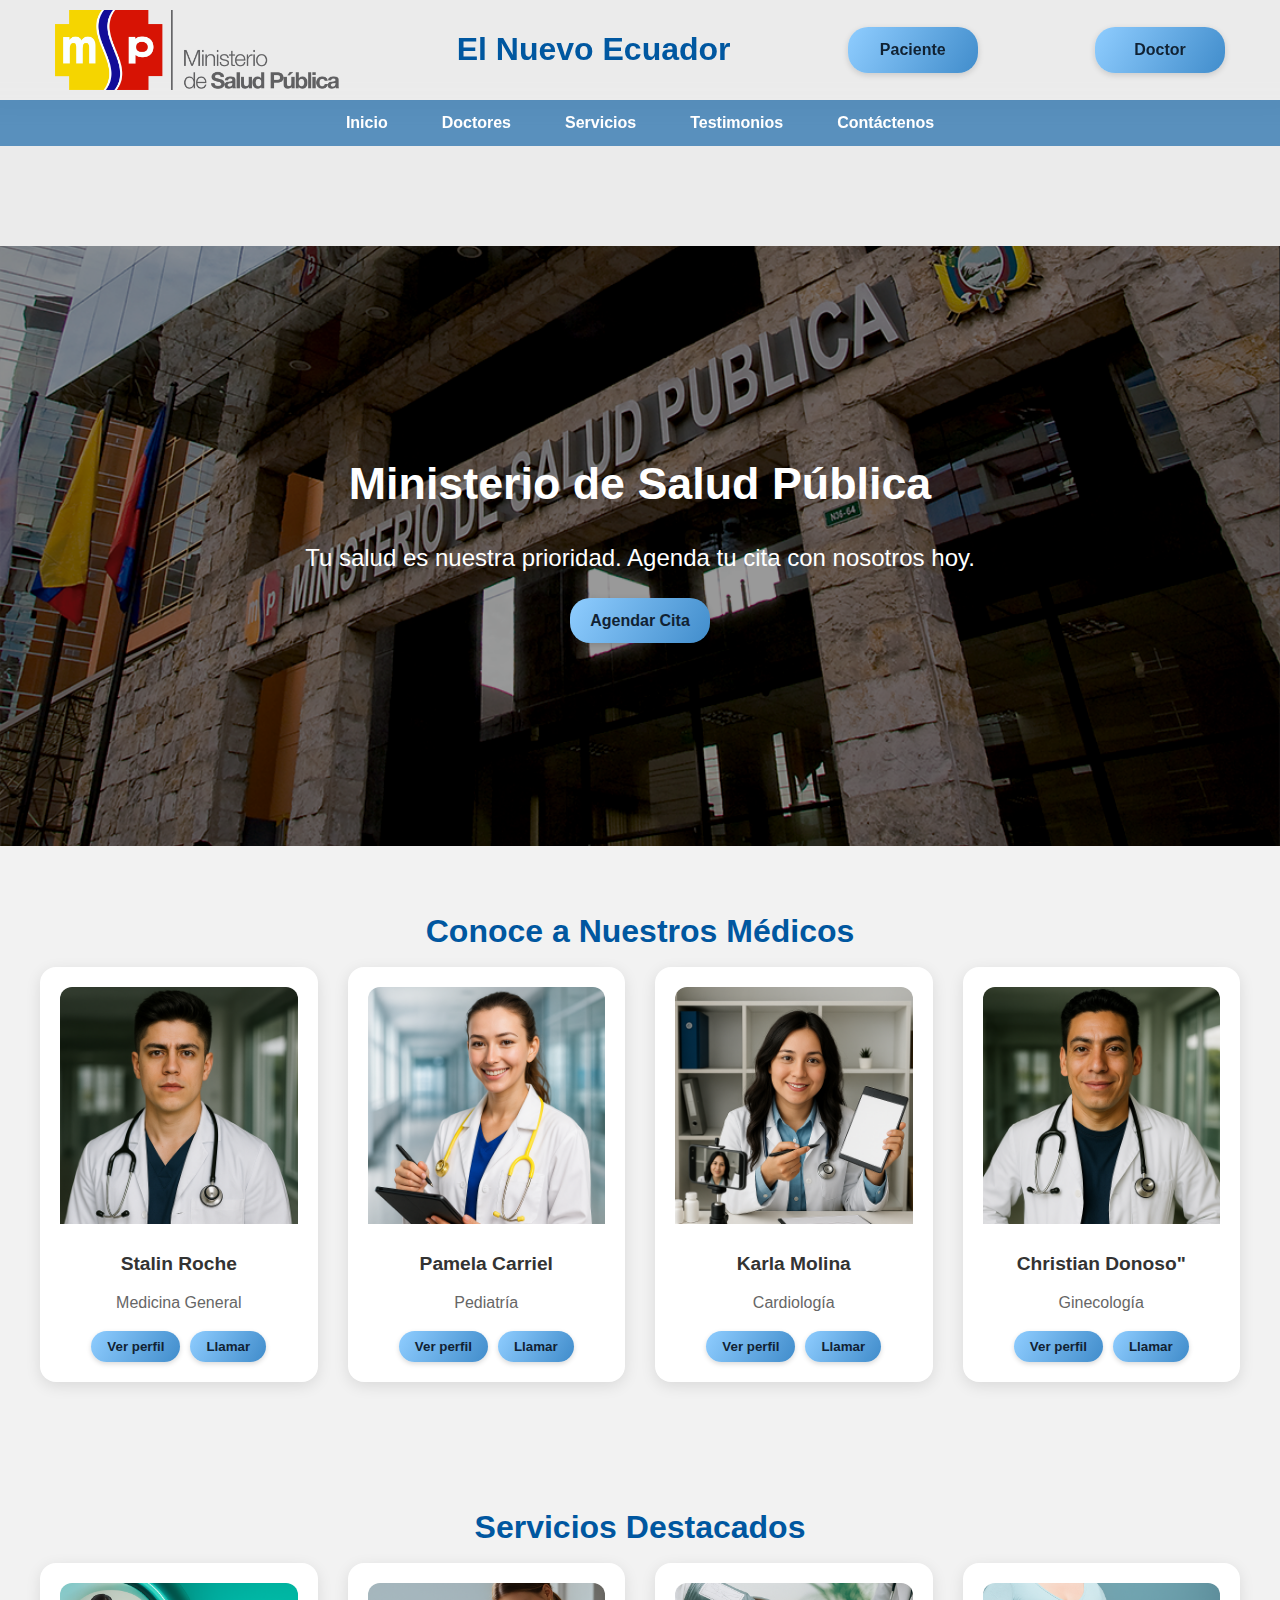
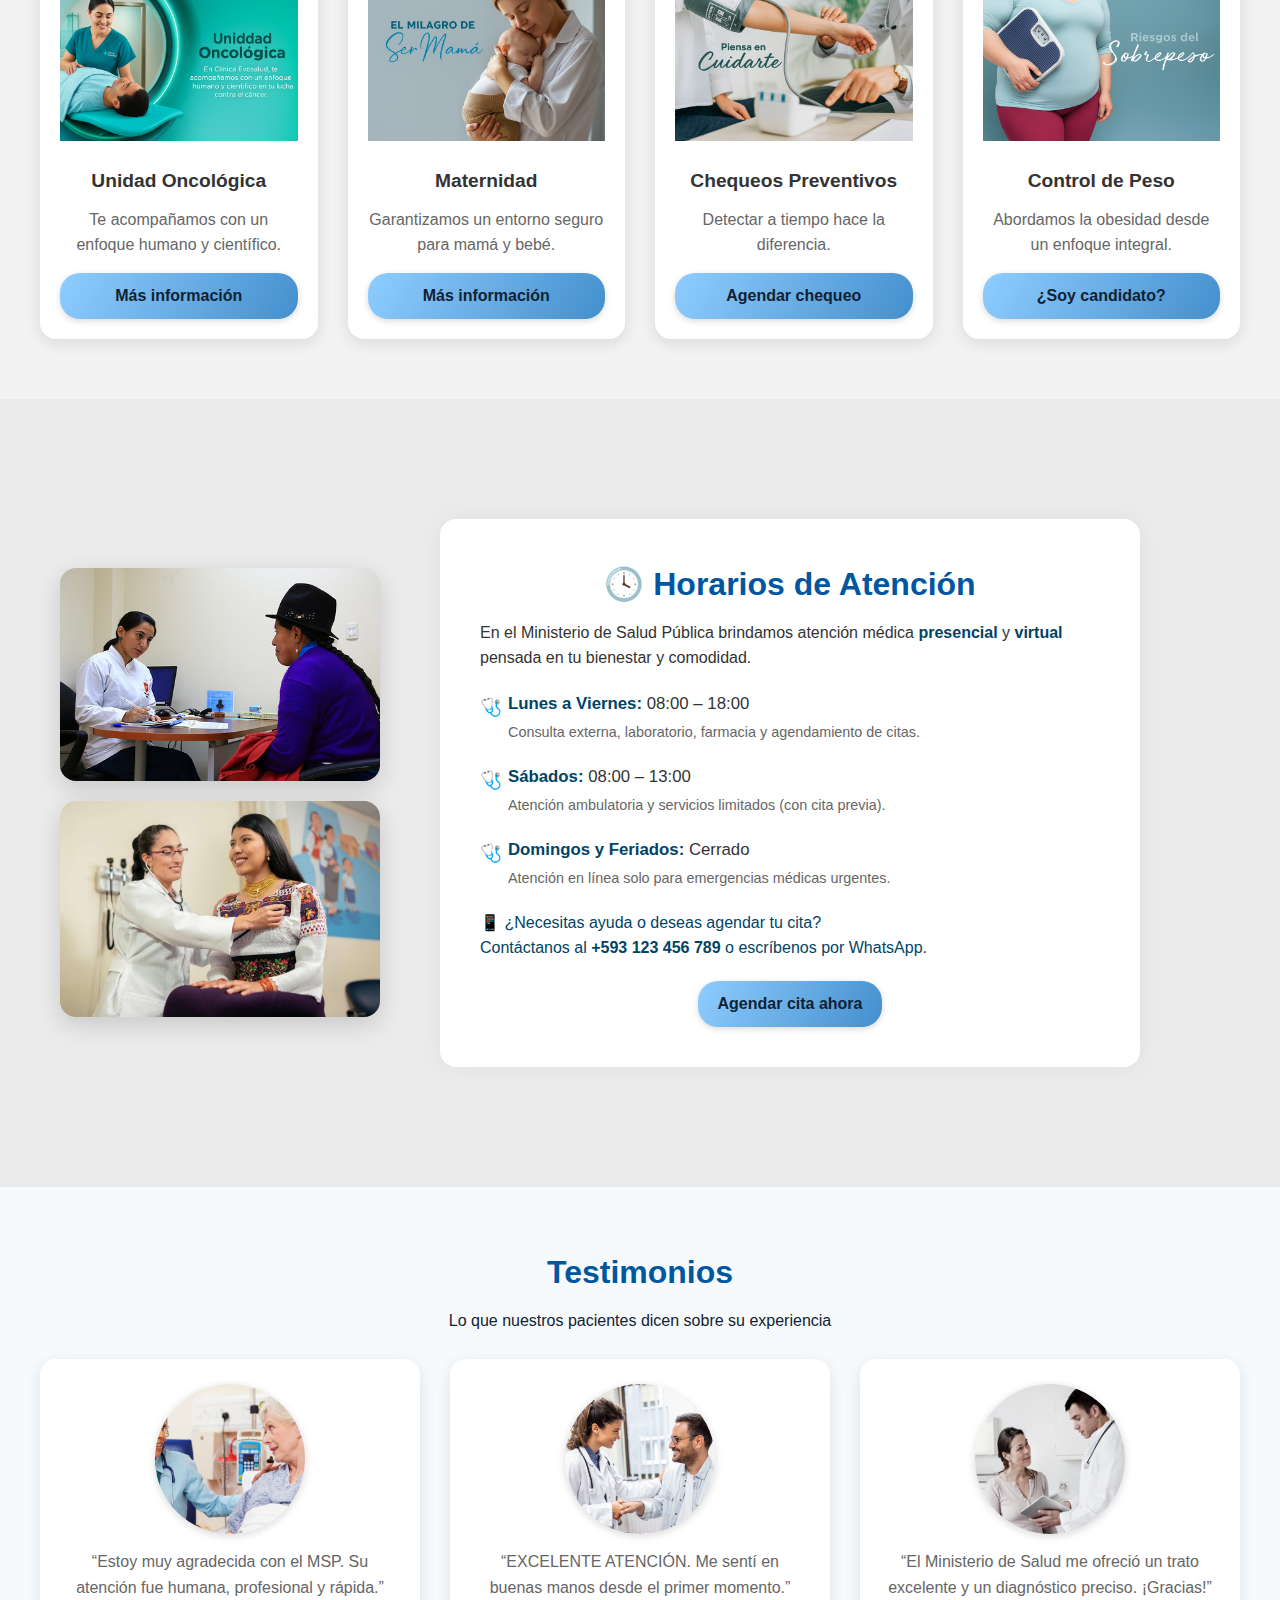
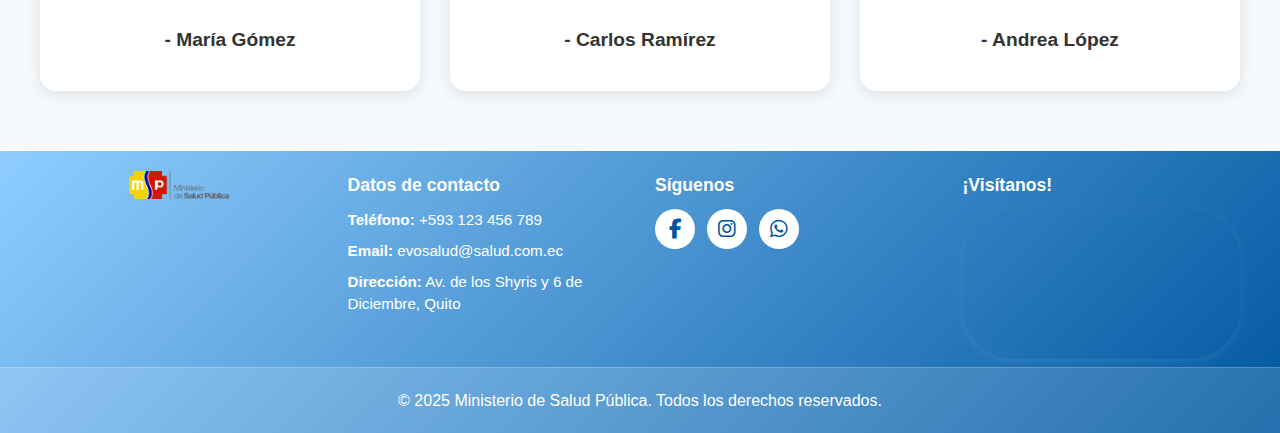
<file: index.html>
<!DOCTYPE html>
<html lang="es">
<head>
    <meta charset="UTF-8">
    <title>Ministerio de Salud Pública</title>
    <link rel="shortcut icon" href="img/Evosal.png">
    <meta name="viewport" content="width=device-width, initial-scale=1.0">
  
    <link rel="stylesheet" href="Style/index.css">
    <link
        rel="stylesheet"
        href="https://cdnjs.cloudflare.com/ajax/libs/font-awesome/6.4.0/css/all.min.css"
    />   
</head>

<body>
    <header id="inicio">
        <!-- Header superior -->
        <div class="top-header">
            <div class="contenedor-top">
            <div class="logo-texto">
                <a href="index.html"><img src="img/Evosal.png" alt="Logo Evosalud"></a>
            </div>
            <h1 class="titulo-header" style="font-size: 2rem;">El Nuevo Ecuador</h1>
            <a href="Modulo_Paciente/Paciente.html" class="btn" style="width:130px;">Paciente</a>
            <a href="Modulo_Doctor/Doctor.html" class="btn" style="width:130px;">Doctor</a>
            </div>
        </div>

        <!-- Navegación principal -->
        <nav class="navegacion">
            <ul class="contenedor-nav">
                <li><a href="#inicio">Inicio</a></li>
                <li><a href="#doctores">Doctores</a></li>
                <li>
                <a href="#servicios">Servicios</a>
                <ul class="submenu">
                    <li><a href="#">Medicina General</a></li>
                    <li><a href="#">Laboratorio</a></li>
                    <li><a href="#">Fisioterapia</a></li>
                </ul>
                </li>
                <li><a href="#testimonios">Testimonios</a></li>
                <li><a href="#contactenos">Contáctenos</a></li>
            </ul>
        </nav>

    
        <div class="hero">
            <div class="hero-content">
                <h1 class="titulo-blanco">Ministerio de Salud Pública</h1>
                <p class="subtitulo">Tu salud es nuestra prioridad. Agenda tu cita con nosotros hoy.</p>
                <a href="Modulo_Paciente/Paciente.html" class="btn" style="max-width: max-content; margin: 0 auto;">Agendar Cita</a>
            </div>
        </div>
    </header>

    <!-- Contenido principal -->
    <article class="contenido-principal">
        <section id="doctores" class="seccion fondo-claro">
            <h2 class="titulo-general">Conoce a Nuestros Médicos</h2>

            <div class="contenedor-grid doctores">
            
                <div class="tarjeta">
                    <img src="img/stalinroche.png" alt="Dr. Stalin Roche">
                    <h3 class="titulo-tarjeta">Stalin Roche</h3>
                    <p class="texto-secundario">Medicina General</p>
                    <div class="acciones">
                        <button class="btn-mini">Ver perfil</button>
                        <button class="btn-mini">Llamar</button>
                    </div>
                </div>

                <div class="tarjeta">
                    <img src="img/pamelacarriel.png" alt="Dra. Pamela Carriel">
                    <h3 class="titulo-tarjeta">Pamela Carriel</h3>
                    <p class="texto-secundario">Pediatría</p>
                    <div class="acciones">
                        <button class="btn-mini">Ver perfil</button>
                        <button class="btn-mini">Llamar</button>
                    </div>
                </div>

                <div class="tarjeta">
                    <img src="img/karlamolina.png" alt="Dra. Karla Molina">
                    <h3 class="titulo-tarjeta">Karla Molina</h3>
                    <p class="texto-secundario">Cardiología</p>
                    <div class="acciones">
                        <button class="btn-mini">Ver perfil</button>
                        <button class="btn-mini">Llamar</button>
                    </div>
                </div>

                <div class="tarjeta">
                    <img src="img/christiandonoso.png" alt="Dr. Christian Donoso"">
                    <h3 class="titulo-tarjeta">Christian Donoso"</h3>
                    <p class="texto-secundario">Ginecología</p>
                    <div class="acciones">
                        <button class="btn-mini">Ver perfil</button>
                        <button class="btn-mini">Llamar</button>
                    </div>
                </div>

            </div>
        </section>



        <section id="servicios" class="seccion fondo-claro">
        <h2 class="titulo-general">Servicios Destacados</h2>

        <div class="contenedor-grid servicios">
            
            <div class="tarjeta">
            <img src="img/ser1.png" alt="Oncología Integral">
            <h3 class="titulo-tarjeta">Unidad Oncológica</h3>
            <p class="texto-secundario">Te acompañamos con un enfoque humano y científico.</p>
            <a href="#" class="btn">Más información</a>
            </div>

            <div class="tarjeta">
            <img src="img/ser2.png" alt="Maternidad Evosalud">
            <h3 class="titulo-tarjeta">Maternidad</h3>
            <p class="texto-secundario">Garantizamos un entorno seguro para mamá y bebé.</p>
            <a href="#" class="btn">Más información</a>
            </div>

            <div class="tarjeta">
            <img src="img/ser3.png" alt="Chequeos Preventivos">
            <h3 class="titulo-tarjeta">Chequeos Preventivos</h3>
            <p class="texto-secundario">Detectar a tiempo hace la diferencia.</p>
            <a href="#" class="btn">Agendar chequeo</a>
            </div>

            <div class="tarjeta">
            <img src="img/ser4.png" alt="Unidad de Nutrición y Bariatría">
            <h3 class="titulo-tarjeta">Control de Peso</h3>
            <p class="texto-secundario">Abordamos la obesidad desde un enfoque integral.</p>
            <a href="#" class="btn">¿Soy candidato?</a>
            </div>

        </div>
        </section>


    </article>

    <aside class="barra-lateral">

    <!-- Galería lateral -->
    <div class="imagenes-horarios">
        <img src="img/hor1.png" alt="Equipo médico 1" class="imagen-horario">
        <img src="img/hor2.png" alt="Equipo médico 2" class="imagen-horario">
    </div>

    <!-- Caja de horarios -->
    <section id="horarios" class="seccion">
        <div class="horarios-box">  
            <h2 class="titulo-general">🕓 Horarios de Atención</h2>
            <p>En el Ministerio de Salud Pública brindamos atención médica <strong>presencial</strong> y <strong>virtual</strong> pensada en tu bienestar y comodidad.</p>

        <ul>
            <li>
            <strong>Lunes a Viernes:</strong> 08:00 – 18:00
            <span>Consulta externa, laboratorio, farmacia y agendamiento de citas.</span>
            </li>
            <li>
            <strong>Sábados:</strong> 08:00 – 13:00
            <span>Atención ambulatoria y servicios limitados (con cita previa).</span>
            </li>
            <li>
            <strong>Domingos y Feriados:</strong> Cerrado
            <span>Atención en línea solo para emergencias médicas urgentes.</span>
            </li>
        </ul>

        <p>📱 ¿Necesitas ayuda o deseas agendar tu cita?<br>
        Contáctanos al <strong>+593 123 456 789</strong> o escríbenos por WhatsApp.</p>

        <a href="Modulo_Paciente/Paciente.html" class="btn" style="max-width: max-content; margin: 0 auto;">Agendar cita ahora</a>
        </div>
    </section>

    </aside>
  

    <article id="testimonios" class="seccion fondo-azul">

    <h2 class="titulo-general">Testimonios</h2>
    <p>Lo que nuestros pacientes dicen sobre su experiencia</p>
    <br>

    <div class="contenedor-grid testimonios">

        <div class="tarjeta testimonio">
        <img src="img/paciente1.jpg" alt="Paciente feliz 1">
        <p class="texto-secundario">“Estoy muy agradecida con el MSP. Su atención fue humana, profesional y rápida.”</p>
        <h4 class="titulo-tarjeta">- María Gómez</h4>
        </div>

        <div class="tarjeta testimonio">
        <img src="img/paciente2.avif" alt="Paciente feliz 2">
        <p class="texto-secundario">“EXCELENTE ATENCIÓN. Me sentí en buenas manos desde el primer momento.”</p>
        <h4 class="titulo-tarjeta">- Carlos Ramírez</h4>
        </div>

        <div class="tarjeta testimonio">
        <img src="img/paciente3.webp" alt="Paciente feliz 3">
        <p class="texto-secundario">“El Ministerio de Salud me ofreció un trato excelente y un diagnóstico preciso. ¡Gracias!”</p>
        <h4 class="titulo-tarjeta">- Andrea López</h4>
        </div>

    </div>
    </article>


    <!-- Pie de página -->
    <footer id="contactenos" class="footer-seccion">
    <div class="contenedor-footer">

        <!-- Logo -->
        <div class="footer-logo">
        <img src="img/Evosal.png" alt="Clínica Evosalud Logo">
        </div>

        <!-- Datos de contacto -->
        <div class="footer-contacto">
        <h3>Datos de contacto</h3>
        <p><strong>Teléfono:</strong> +593 123 456 789</p>
        <p><strong>Email:</strong> evosalud@salud.com.ec</p>
        <p><strong>Dirección:</strong> Av. de los Shyris y 6 de Diciembre, Quito</p>
        </div>

        <!-- Redes sociales -->
        <div class="footer-redes">
        <h3>Síguenos</h3>
        <div class="iconos-redes">
            <a href="https://www.facebook.com" class="icono" aria-label="Facebook">
            <i class="fab fa-facebook-f"></i>
            </a>
            <a href="https://www.instagram.com" class="icono" aria-label="Instagram">
            <i class="fab fa-instagram"></i>
            </a>
            <a href="https://wa.me/593994076669" class="icono" aria-label="WhatsApp">
            <i class="fab fa-whatsapp"></i>
            </a>
        </div>
        </div>

        <!-- Mapa -->
        <div class="footer-mapa">
        <h3>¡Visítanos!</h3>
        <iframe
            src="https://www.google.com/maps/embed?pb=!1m18!1m12!1m3!1d997.2649749441351!2d-78.48025983048759!3d-0.1783401313175207!2m3!1f0!2f0!3f0!3m2!1i1024!2i768!4f13.1!3m3!1m2!1s0x91d59a91c742f253%3A0x4afc2c6488eb0b38!2sAv.%20de%20los%20Shyris%20%26%206%20De%20Diciembre%2C%20Quito%20170135!5e0!3m2!1ses!2sec!4v1622739487761!5m2!1ses!2sec"
            width="100%" height="150" style="border:0;" allowfullscreen loading="lazy"></iframe>
        </div>

    </div>

    <!-- Derechos reservados -->
    <div class="footer-copy">
        © 2025 Ministerio de Salud Pública. Todos los derechos reservados.
    </div>
    </footer>

</body>
</html>
</file>
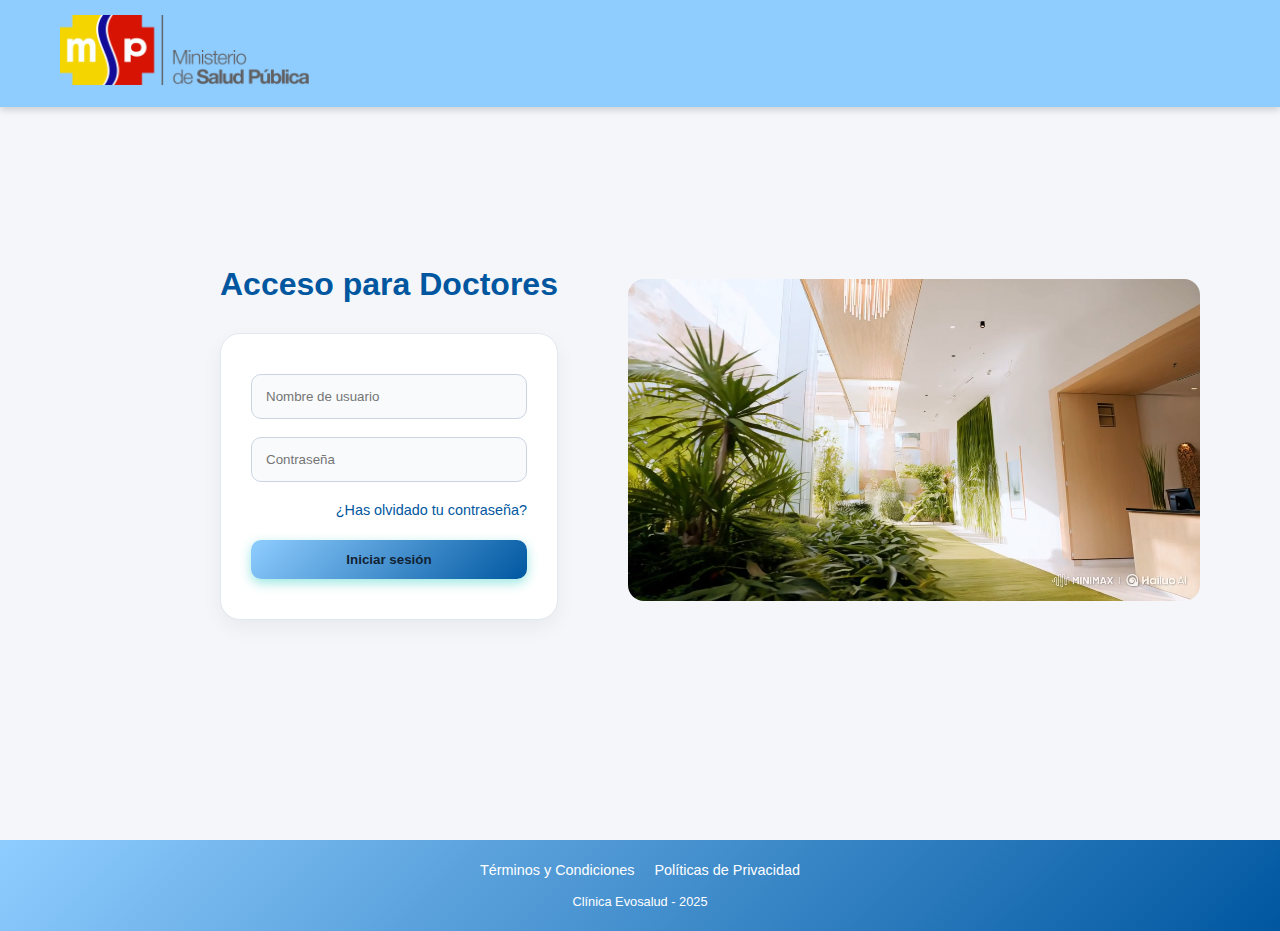
<file: Modulo_Doctor/Doctor.html>
<!DOCTYPE html>
<html lang="es">
<head>
  <meta charset="UTF-8" />
  <meta name="viewport" content="width=device-width, initial-scale=1.0" />
  <title>MPS – Doctor</title>
  <link rel="shortcut icon" href="../img/Evosal.png" />
  <link rel="stylesheet" href="../Style/login.css" />
</head>
<body>
  <!-- Header -->
  <header id="inicio" class="encabezado" style="background-color: #0057A0 !important;">
         
    <div class="top-header">
      <div class="contenedor-top">
          <div class="logo-texto">
            <a href="../index.html"><img src="../img/Evosal.png" alt="Logo Evosalud"></a>
          </div>
      </div>
        
  </header>

  <article class="contenido">
    <!-- Formulario Login / Registro -->
    <section class="login-container">
      <!-- Título -->
      <h2 class="login-titulo">Acceso para Doctores</h2>

      <div class="login-box">
        <!-- Radios invisibles -->
        <input type="radio" name="tab" id="tab-login" checked class="tab-input" />

        <!-- Formulario de Login -->
        <form id="form-login" class="form-section login-form"
              method="post"
              action="../Modulo_Doctor/Doctor.php">
          <input type="text"     name="usuario"  placeholder="Nombre de usuario" pattern="[A-Za-z]+" title="Solo letras A-Z y a-z" required />
          <input type="password" name="password" placeholder="Contraseña"       required />
          <a href="#" class="link">¿Has olvidado tu contraseña?</a>
          <button type="submit" class="btn-ingresar">Iniciar sesión</button>
        </form>
 
      </div>
    </section>

    <!-- Video promocional -->
    <section class="seccion-video">
      <video autoplay muted playsinline loop>
        <source src="../img/video.mp4" type="video/mp4" />
        Tu navegador no soporta el video.
      </video>
    </section>
  </article>

  <!-- Footer -->
  <footer class="footer">
    <div class="footer-links">
      <a href="#">Términos y Condiciones</a>
      <a href="#">Políticas de Privacidad</a>
    </div>
    <p>Clínica Evosalud - 2025</p>
  </footer>
</body>
</html>
</file>
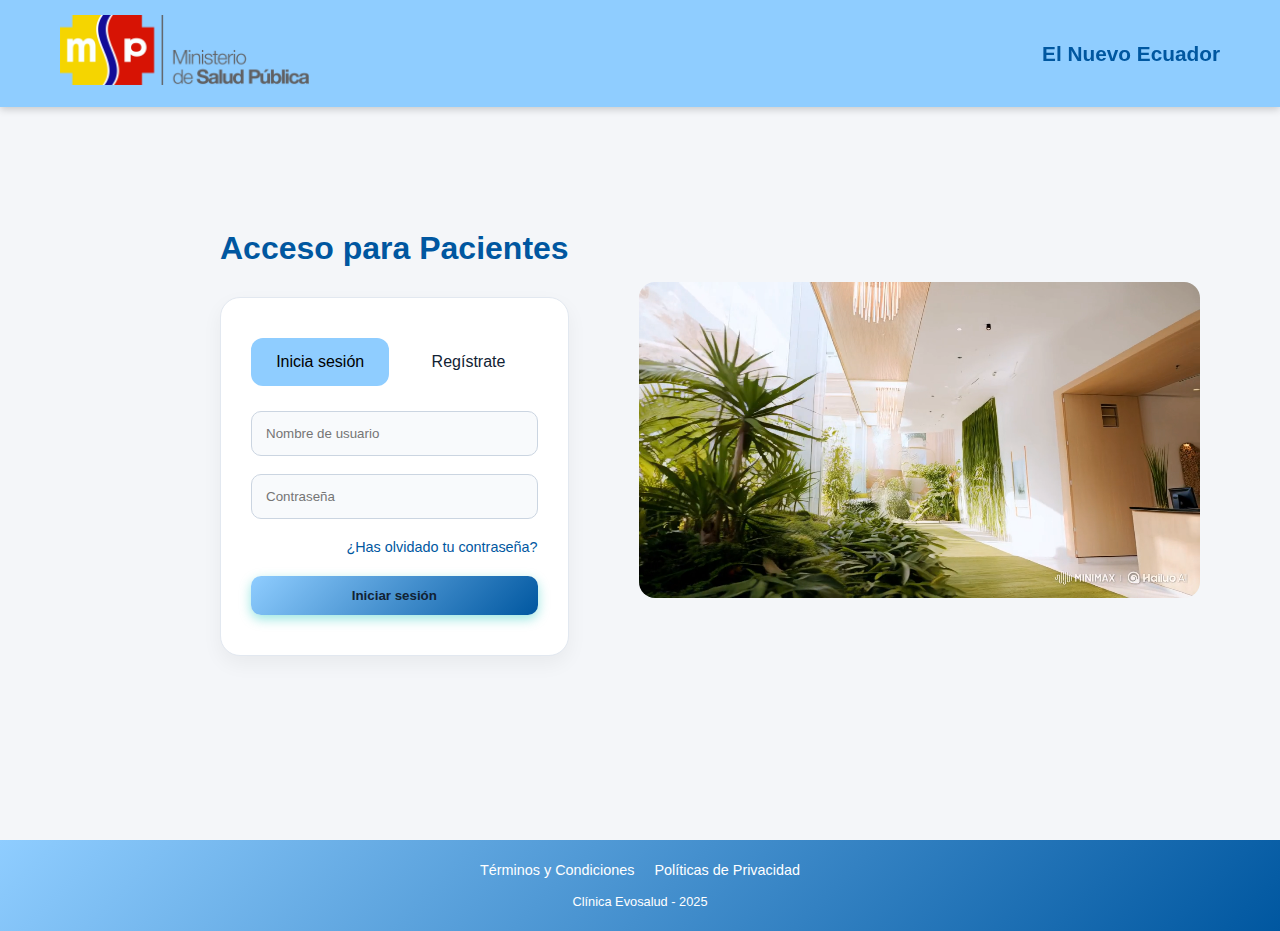
<file: Modulo_Paciente/Paciente.html>
<!DOCTYPE html>
<html lang="es">
<head>
  <meta charset="UTF-8" />
  <meta name="viewport" content="width=device-width, initial-scale=1.0" />
  <title>MSP - Pacientes</title>
  <link rel="shortcut icon" href="../img/Evosal.png">
  <link rel="stylesheet" href="../Style/login.css"/>

</head>
<body>
  <!-- Header -->
  <header id="inicio" class="encabezado">
         
    <div class="top-header">
      <div class="contenedor-top">
          <div class="logo-texto">
            <a href="../index.html"><img src="../img/Evosal.png" alt="Logo Evosalud"></a>
            
          </div>
          <h2>El Nuevo Ecuador</h2> 
      </div>
        
  </header>


  <article class="contenido">


    <!-- Formulario Login / Registro -->
    <section class="login-container">

      <!-- Título -->
      <h2 class="login-titulo">Acceso para Pacientes</h2>
      
      <div class="login-box">
       
        <!-- Radios invisibles -->
        <input type="radio" name="tab" id="tab-login" checked class="tab-input">
        <input type="radio" name="tab" id="tab-registro" class="tab-input">

        <!-- Pestañas -->
        <div class="tabs">
          <label for="tab-login"    class="tab">Inicia sesión</label>
          <label for="tab-registro" class="tab">Regístrate</label>
        </div>

        <!-- Formulario de Login -->
        <form id="form-login" class="form-section login-form" method="post" action="../Modulo_Paciente/perfilPaciente.php">
          <input type="text"     name="usuario"  placeholder="Nombre de usuario"  pattern="[A-Za-z\s]+" title="Solo letras A-Z y a-z" required />
          <input type="password" name="password" placeholder="Contraseña" minlength="8" required />
          <a href="#" class="link">¿Has olvidado tu contraseña?</a>
          <button type="submit" class="btn-ingresar">Iniciar sesión</button>
        </form>

        <!-- Formulario de Registro -->
        <form id="form-registro" class="form-section registro-form" method="post" action="../Modulo_Paciente/Paciente.php">
          <input type="text"     name="usuario"  placeholder="Nombre de usuario"  pattern="[A-Za-z\s]+" title="Solo letras A-Z y a-z" required />
          <input type="text"     name="nombre"   placeholder="Nombre completo"  pattern="[A-Za-z\s]+" title="Solo letras A-Z y a-z" required />
          <input type="password" name="password" placeholder="Crear contraseña" minlength="8" required />
          <button type="submit" class="btn-ingresar">Crear cuenta</button>
        </form>

      </div>
    </section>

    <!-- Video promocional -->
    <section class="seccion-video">
      <video autoplay muted playsinline loop>
        <source src="../img/video.mp4" type="video/mp4">
        Tu navegador no soporta el video.
      </video>
    </section>
  </article>

  <!-- Footer -->
  <footer class="footer">
    <div class="footer-links">
      <a href="#">Términos y Condiciones</a>
      <a href="#">Políticas de Privacidad</a>
    </div>
    <p>Clínica Evosalud - 2025</p>
  </footer>
</body>
</html>
</file>
<file: Style/index.css>
/* ================= VARIABLES ================= */
:root {
  --color-primario: #0057A0;      /* Azul institucional */
  --color-secundario: #8fcdff;    /* Azul claro */
  --color-texto: #112233;         /* Texto oscuro */
  --color-fondo: #ebebeb;         /* Fondo general claro */
  --gris-claro: #f2f2f2;          /* Fondo secciones suaves */
  --gris-oscuro: #333;            /* Texto más fuerte */
  --gris-medio: #666;             /* Texto secundario */
  --azul-texto: #004466;          /* Azul oscuro para resaltar texto */
}

/* ================= RESET ================= */
/* Elimina márgenes y rellenos por defecto del navegador */
* {
  margin: 0;
  padding: 0;
  box-sizing: border-box;
}

/* Estilos generales del cuerpo del documento */
body {
  font-family: 'Poppins', sans-serif;
  background-color: var(--color-fondo);
  color: var(--color-texto);
  line-height: 1.6;
}

/* Hace que las imágenes no se desborden y se ajusten */
img {
  max-width: 100%;
  display: block;
}

/* Enlaces heredan color del texto y no tienen subrayado */
a {
  color: inherit;
  text-decoration: none;
}

/* ================= COMPONENTES REUTILIZABLES ================= */

/* Título principal usado en secciones destacadas */
.titulo-general {
  font-size: 2rem;
  font-weight: bold;
  color: var(--color-primario);
  margin-bottom: 10px;
  display: flex;
  justify-content: center;
  align-items: center;
  gap: 0.5rem;
}

/* Variante blanca */
.titulo-blanco {
  font-size: 2.8rem;
  font-weight: bold;
  color: white;
  margin-bottom: 20px;
  text-align: center;
}

/* Subtítulo reutilizable */
.subtitulo {
  font-size: 1.5rem;
  margin-bottom: 20px;
  color: white;
  text-align: center;
  font-weight: normal;
}

/* Título reutilizable para tarjetas (doctores, productos, etc.) */
.titulo-tarjeta {
  font-size: 1.2rem;
  margin: 10px 0;
  color: var(--gris-oscuro);
}

/* Texto secundario o descripción breve */
.texto-secundario {
  font-size: 1rem;
  color: var(--gris-medio);
  margin-bottom: 15px;
}

/* Botón genérico reutilizable (Paciente, Doctor, etc.) */
/* Botón con gradiente animado */
.btn {
  display: flex;
  justify-content: center;
  align-items: center;
  padding: 10px 20px;
  background: linear-gradient(120deg, #8fcdff, #0057A0);
  background-size: 200% auto;
  color: var(--color-texto);
  border-radius: 20px;
  font-weight: bold;
  text-decoration: none;
  border: none;
  cursor: pointer;
  text-align: center;
  box-shadow: 0 2px 6px rgba(0, 0, 0, 0.15);
  transition: background-position 0.6s ease;
}

/* Al pasar el mouse, animación de movimiento del gradiente */
.btn:hover {
  background-position: right center;
  box-shadow: 0 4px 12px rgba(0, 0, 0, 0.25);
}




/* Contenedor de tarjetas o ítems en forma de grid */
.contenedor-grid {
  display: grid;
  grid-template-columns: repeat(auto-fit, minmax(260px, 1fr));
  gap: 30px;
  max-width: 1200px;
  margin: 0 auto;
}


.tarjeta {
  background-color: #fff;
  border-radius: 16px;
  padding: 20px;
  box-shadow: 0 4px 15px #0000001a;
  transition: transform 0.3s ease;
  display: flex;
  flex-direction: column;
  justify-content: space-between;
}

.tarjeta:hover {
  transform: translateY(-5px);
}


/* Estilo base para cualquier sección general */
.seccion {
  padding: 60px 20px;
  text-align: center;
}

/* Fondo claro reutilizable */
.fondo-claro {
  background-color: var(--gris-claro);
}

/* Fondo celeste claro para otras secciones */
.fondo-azul {
  background-color: #f7fafd;
}

/* ================= HEADER SUPERIOR ================= */

/* Encabezado superior fijo */
.top-header {
  /*position: fixed;*/
  top: 0;
  width: 100%;
  padding: 10px 0;
  backdrop-filter: blur(10px);
  -webkit-backdrop-filter: blur(10px);
  display: flex;
  align-items: center;
  z-index: 10;
  box-shadow: 0 1px 5px #0000004d;
}

/* Contenedor interno del encabezado superior */
.contenedor-top {
  max-width: 1200px;
  margin: auto;
  width: 100%;
  padding: 0 15px;
  display: flex;
  justify-content: space-between;
  align-items: center;
}

/* Títulos dentro del header (h1, h2) */
.titulo-header {
  margin-left: 0;
  font-size: 1.3rem;
  color: var(--color-primario);
}

/* Contenedor que agrupa el logo y el nombre */
.logo-texto {
  display: flex;
  align-items: center;
  gap: 8px;
}

/* Logo institucional */
.logo-texto img {
  height: 80px;
}


/* ================= MENÚ DE NAVEGACIÓN ================= */

/* Barra de navegación principal */
.navegacion {
  /*position: fixed;*/
  top: 100px; /* justo debajo del .top-header que es fijo */
  width: 100%;
  z-index: 9;
  background-color: #0058a09f;
  backdrop-filter: blur(10px);
  -webkit-backdrop-filter: blur(10px);
  padding: 10px 0;
  display: flex;
  justify-content: center;
}

/* Lista de navegación en horizontal */
.contenedor-nav {
  max-width: 1200px;
  margin: 0 auto;
  display: flex;
  justify-content: center;
  gap: 30px;
  list-style: none;
}

.contenedor-nav a {
  color: white;
  font-weight: bold;
  text-decoration: none;
  padding: 8px 12px;
  transition: background-color 0.3s ease;
}

.contenedor-nav a:hover {
  background-color: rgba(255, 255, 255, 0.2);
  border-radius: 5px;
}

/* Submenú oculto por defecto */
.contenedor-nav li {
  position: relative;
}

.submenu {
  display: none;
  position: absolute;
  top: 100%;
  left: 0;
  background-color: #0058a098;
  list-style: none;
  padding: 10px 0;
  border-radius: 0 0 8px 8px;
  min-width: 180px;
  z-index: 100;
}

/* Mostrar el submenú al pasar el mouse */
.contenedor-nav li:hover .submenu {
  display: block;
}

.submenu li a {
  display: block;
  padding: 10px 20px;
  color: white;
  text-align: left;
}

.submenu li a:hover {
  background-color: rgba(255, 255, 255, 0.2);
}


/* ================= SECCIÓN HERO (PORTADA) ================= */
.hero {
  background-image: url('../img/img.png');
  background-size: cover;
  background-position: center;
  background-repeat: no-repeat;
  height: 600px;
  display: flex;
  align-items: center;
  justify-content: center;
  position: relative;
  margin-top: 100px; /* espacio por el header fijo */
}

/* Capa oscura sobre la imagen de fondo */

.hero::after {
  content: "";
  position: absolute;
  inset: 0;
  background-color: rgba(0, 0, 0, 0.4);
  z-index: 1;
}

/* Contenedor del texto centrado */

.hero-content {
  position: relative;
  z-index: 2;
  text-align: center;
  color: white;
  padding: 20px;
}


/* ================= SECCIÓN DOCTORES ================= */

/* Contenedor de doctores con grid ajustado */
.contenedor-grid.doctores {
  grid-template-columns: repeat(auto-fit, minmax(250px, 1fr));
}

/* Imagen del doctor dentro de tarjeta */
.tarjeta img {
  width: 100%;
  height: auto;
  border-radius: 10px;
  margin-bottom: 15px;
  object-fit: cover;
}

/* Botones de acción en cada tarjeta (ver perfil, llamar) */
.acciones {
  display: flex;
  justify-content: center;
  gap: 10px;
}

/* Botón pequeño reutilizable con gradiente */
.btn-mini {
  padding: 8px 16px;
  border: none;
  border-radius: 20px;
  background: linear-gradient(120deg, #8fcdff, #0057A0);
  background-size: 200% auto;
  color: var(--color-texto);
  font-weight: bold;
  cursor: pointer;
  transition: background-position 0.6s ease, box-shadow 0.3s ease;
  box-shadow: 0 2px 5px rgba(0, 0, 0, 0.15);
}

/* Efecto al pasar el mouse */
.btn-mini:hover {
  background-position: right center;
  box-shadow: 0 4px 10px rgba(0, 0, 0, 0.2);
}




/* ================= SECCIÓN SERVICIOS ================= */

/* Ajuste específico para el grid de servicios */
.contenedor-grid.servicios {
  grid-template-columns: repeat(auto-fit, minmax(260px, 1fr));
}

/* Ajuste de imagen en tarjeta de servicio */
.tarjeta img {
  width: 100%;
  height: auto;
  border-radius: 12px 12px 0 0;
  margin-bottom: 15px;
}



/* =============== SECCIÓN HORARIOS =============== */

/* Contenedor principal de la sección (tipo barra lateral) */
.barra-lateral {
  display: flex;
  gap: 40px;
  max-width: 1200px;
  margin: auto;
  padding: 60px 20px;
  align-items: center;
  flex-wrap: wrap;
}

/* Imágenes del lado izquierdo */
.imagenes-horarios {
  display: flex;
  flex-direction: column;
  gap: 20px;
}

.imagen-horario {
  width: 320px;
  border-radius: 16px;
  object-fit: cover;
  box-shadow: 0 8px 24px #00000026;
  transition: transform 0.3s ease, box-shadow 0.3s ease;
  cursor: pointer;
}

.imagen-horario:hover {
  transform: scale(1.05);
  box-shadow: 0 12px 28px #00000033;
}

/* Caja con información de los horarios */
.horarios-box {
  background-color: #ffffff;
  padding: 40px;
  border-radius: 16px;
  box-shadow: 0 0 25px #0000000d;
  font-family: 'Poppins', sans-serif;
  text-align: left;
  max-width: 700px;
  width: 100%;
}

.horarios-box p {
  font-size: 1rem;
  color: var(--gris-oscuro);
  margin-bottom: 20px;
  line-height: 1.6;
}

.horarios-box ul {
  list-style: none;
  padding: 0;
  margin-bottom: 20px;
}

.horarios-box li {
  font-size: 1.05rem;
  margin-bottom: 20px;
  position: relative;
  padding-left: 28px;
  color: var(--gris-oscuro);
}

.horarios-box li::before {
  content: "🩺";
  position: absolute;
  left: 0;
  top: 2px;
  font-size: 1.1rem;
}

.horarios-box li span {
  display: block;
  font-size: 0.9rem;
  color: var(--gris-medio);
  margin-top: 3px;
}

.horarios-box strong {
  color: var(--azul-texto);
}

.horarios-box p:last-of-type {
  font-size: 1rem;
  color: var(--azul-texto);
  font-weight: 500;
}


/* ============== SECCIÓN TESTIMONIOS ============== */

/* Ya cubierto por .seccion y .fondo-azul */

/* Ajuste específico para el grid de testimonios */
.contenedor-grid.testimonios {
  grid-template-columns: repeat(auto-fit, minmax(260px, 1fr));
}

/* Testimonio como tarjeta personalizada */
.tarjeta.testimonio {
  padding: 25px;
  align-items: center;
  text-align: center;
}

.tarjeta.testimonio img {
  width: 150px;
  height: 150px;
  border-radius: 50%;
  object-fit: cover;
  margin-bottom: 15px;
  box-shadow: 0 2px 8px #00000028;
}

/* ================= FOOTER ================= */
.footer-seccion {
  background: linear-gradient(135deg, var(--color-secundario), var(--color-primario));
  color: #ffffff;
  padding: 20px 0px 0px;
  font-family: 'Segoe UI', sans-serif;
}

.contenedor-footer {
  display: grid;
  grid-template-columns: repeat(auto-fit, minmax(220px, 1fr));
  gap: 30px;
  max-width: 1200px;
  margin: 0 auto;
  align-items: start;
}

/* Títulos dentro del footer (h3) */
.footer-seccion h3 {
  font-size: 1.1rem;
  margin-bottom: 10px;
  color: #ffffff;
  font-weight: bold;
}

/* Párrafos dentro del footer (p) */
.footer-seccion p {
  font-size: 0.95rem;
  margin-bottom: 8px;
  line-height: 1.5;
  color: #ffffff;
}

/* Logo */
.footer-logo img {
  max-width: 100px;
  margin: 0 auto;
  display: block;
}

/* Redes sociales */
.footer-redes .iconos-redes {
  display: flex;
  gap: 12px;
  margin-top: 8px;
}

.footer-redes .icono {
  display: flex;
  align-items: center;
  justify-content: center;
  width: 40px;
  height: 40px;
  background-color: #ffffff;
  border-radius: 50%;
  color: var(--color-primario);
  font-size: 20px;
  transition: transform 0.2s ease;
  text-decoration: none;
}

.footer-redes .icono:hover {
  transform: scale(1.1);
}

/* Mapa */
.footer-mapa iframe {
  width: 100%;
  height: 150px;
  border-radius: 50px;
  box-shadow: 0 2px 10px #ffffff1a;
}

/* Derechos Reservados */
.footer-copy {
  text-align: center;
  padding: 20px 10px;
  font-size: 1rem;
  background-color: rgba(255, 255, 255, 0.15);
  color: #ffffff;
  border-top: 1px solid #ffffff33;
}

@media (max-width: 768px) {

  /* HEADER */
  .top-header {
    position: relative;
    flex-direction: column;
    align-items: center;
    padding: 10px;
    background-color: #ffffffcc;
    backdrop-filter: blur(10px);
    -webkit-backdrop-filter: blur(10px);
  }

  .top-header img {
    height: 50px;
    margin-bottom: 10px;
  }

  .contenedor-top {
    flex-direction: column;
    gap: 10px;
    padding: 0;
  }

  .btn-top {
    font-size: 0.9rem;
    padding: 10px 16px;
    width: 90%;
    text-align: center;
    margin: 5px 0;
  }

  /* NAV */
  .navegacion {
    position: relative;
    top: 0;
    background-color: #004d7af2;
  }

  .contenedor-nav {
    flex-wrap: wrap;
    justify-content: center;
    gap: 10px;
    padding: 10px 5px;
  }

  .contenedor-nav a {
    font-size: 0.9rem;
    padding: 6px 12px;
    white-space: nowrap;
  }

  .submenu {
    position: absolute;
    top: 100%;
    background-color: #004d7af2;
    display: none;
  }

  .contenedor-nav li:hover > .submenu {
    display: block;
  }

  .submenu li a {
    padding: 8px 15px;
    display: block;
  }

  /* SECCIÓN HORARIOS */
  .barra-lateral {
    flex-direction: column;
    align-items: center;
    padding: 20px 10px;
  }

  .imagenes-horarios {
    flex-direction: row;
    flex-wrap: wrap;
    justify-content: center;
    gap: 15px;
    margin-bottom: 20px;
  }

  .imagen-horario {
    width: 150px;
    height: auto;
  }

  .horarios-box {
    width: 100%;
    padding: 20px;
    box-sizing: border-box;
  }

  .horarios-box h3 {
    font-size: 1.5rem;
    text-align: center;
  }

  .horarios-box p,
  .horarios-box ul,
  .horarios-box li {
    font-size: 1rem;
    text-align: left;
  }

  .btn-servicio {
    width: 100%;
    text-align: center;
  }

  /* TESTIMONIOS */
  .contenedor-grid.testimonios {
    grid-template-columns: 1fr;
  }

  .tarjeta.testimonio img {
    width: 120px;
    height: 120px;
  }

  /* FOOTER */
  .contenedor-footer {
    grid-template-columns: 1fr;
    padding: 20px;
    gap: 20px;
  }

  .footer-logo img {
    margin: 0 auto;
  }

  .footer-mapa iframe {
    height: 200px;
  }

  /* BOTONES */
  .btn,
  .btn-mini {
    width: 100%;
    justify-content: center;
    text-align: center;
  }

}
</file>
<file: Style/login.css>
/* =======================================
   VARIABLES DE COLOR Y CONFIGURACIÓN BASE
========================================== */
:root {
  --color-primario: #0057A0;
  --color-secundario: #8fcdff;
  --color-claro: #f4f6f9;
  --color-texto: #112233;
}

/* =======================================
   RESET GLOBAL Y TIPOGRAFÍA
========================================== */
*,
*::before,
*::after {
  margin: 0;
  padding: 0;
  box-sizing: border-box;
  font-family: 'Poppins', sans-serif;
}

body {
  background-color: var(--color-claro);
  color: var(--color-texto);
  line-height: 1.5;
}

/* =======================================
   HEADER (BARRA SUPERIOR)
========================================== */
.top-header {
  position: fixed;
  top: 0;
  width: 100%;
  padding: 15px 0;
  background-color: var(--color-secundario);
  box-shadow: 0 2px 8px rgba(0, 0, 0, 0.2);
  display: flex;
  justify-content: center;
  z-index: 10;
}

.contenedor-top {
  max-width: 1200px;
  width: 100%;
  margin: auto;
  padding: 0 20px;
  display: flex;
  justify-content: space-between;
  align-items: center;
  flex-wrap: wrap;
}

.logo-texto {
  display: flex;
  align-items: center;
  gap: 15px;
}

.logo-texto img {
  height: 70px;
}

.logo-texto h1,
.top-header h2 {
  color: var(--color-primario);
  margin: 0;
}

.logo-texto h1 {
  font-size: 2.2rem;
}

.top-header h2 {
  font-size: 1.3rem;
  font-weight: bold;
}

/* =======================================
   CONTENIDO PRINCIPAL
========================================== */
.contenido {
  margin-top: 80px;
  padding: 20px 80px 20px 200px;
  display: flex;
  align-items: center;
  gap: 50px;
  min-height: calc(100vh - 180px);
}

/* =======================================
   LOGIN Y REGISTRO
========================================== */
.login-container {
  display: flex;
  flex-direction: column;
  align-items: center;
  padding: 40px 20px;
}

.login-box {
  background: #fff;
  padding: 40px 30px;
  border-radius: 20px;
  box-shadow: 0 8px 20px rgba(0,0,0,0.05);
  max-width: 400px;
  width: 100%;
  border: 1px solid #e2e8f0;
}

.login-titulo {
  font-size: 2rem;
  font-weight: bold;
  color: #0057A0;
  margin-bottom: 25px;
  text-align: center;
}

/* --- Pestañas --- */
.tabs {
  display: flex;
  gap: 10px;
  margin-bottom: 25px;
}

.tab {
  flex: 1;
  padding: 12px 0;
  text-align: center;
  cursor: pointer;
  border-radius: 12px;
  font-weight: 500;
  color: var(--color-texto);
  background: transparent;
  transition: background 0.3s, color 0.3s;
}

.tab:hover:not(.active) {
  background: rgba(0,196,179,0.1);
}

/* --- Formulario --- */
.form-section {
  display: flex;
  flex-direction: column;
  gap: 18px;
}

.form-section input {
  padding: 14px;
  border: 1px solid #cbd5e1;
  border-radius: 10px;
  background: #f8fafc;
  transition: border-color 0.3s, background 0.3s, box-shadow 0.3s;
}

.form-section input:focus {
  outline: none;
  border-color: var(--color-secundario);
  background: #fff;
  box-shadow: 0 0 0 4px rgba(0,196,179,0.2);
}

/* --- Botón --- */
.btn-ingresar {
  background: linear-gradient(135deg, var(--color-secundario), var(--color-primario));
  color: var(--color-texto);
  padding: 12px 0;
  border: none;
  border-radius: 10px;
  cursor: pointer;
  font-weight: 600;
  box-shadow: 0 4px 12px rgba(0,196,179,0.4);
  transition: transform 0.2s, filter 0.2s;
}

.btn-ingresar:hover {
  transform: translateY(-2px);
  filter: brightness(1.05);
}

/* --- Enlace recuperar contraseña --- */
.link {
  font-size: 0.9rem;
  color: var(--color-primario);
  text-align: right;
  display: block;
  text-decoration: none;
  transition: color 0.3s;
}

.link:hover {
  color: var(--color-secundario);
}

/* =======================================
   VIDEO PROMOCIONAL
========================================== */
.seccion-video {
  flex: 1;
  display: flex;
  justify-content: center;
  align-items: center;
}

.seccion-video video {
  width: 100%;
  max-width: 600px;
  border-radius: 16px;
}

/* =======================================
   PIE DE PÁGINA
========================================== */
.footer {
  background: linear-gradient(135deg, var(--color-secundario), var(--color-primario));
  color: #fff;
  text-align: center;
  padding: 20px;
  margin-top: 40px;
}

.footer-links {
  display: flex;
  justify-content: center;
  gap: 20px;
  margin-bottom: 10px;
}

.footer-links a {
  color:  #fff;
  font-size: 0.9rem;
  text-decoration: none;
}

.footer p {
  font-size: 0.8rem;
}

/* =======================================
   RESPONSIVE (MOVIL)
========================================== */
@media (max-width: 768px) {
  .contenido {
    flex-direction: column;
    padding: 20px;
  }
  .seccion-video {
    display: none;
  }
}

/* =======================================
   LÓGICA DE PESTAÑAS SIN JS
========================================== */
/* Ocultar radio buttons */
.tab-input {
  position: absolute;
  opacity: 0;
  pointer-events: none;
}

/* Mostrar formularios según pestaña activa */
.registro-form {
  display: none;
}

#tab-login:checked ~ .login-form {
  display: flex;
}
#tab-login:checked ~ .registro-form {
  display: none;
}
#tab-registro:checked ~ .login-form {
  display: none;
}
#tab-registro:checked ~ .registro-form {
  display: flex;
}

/* Estilo para pestaña activa */
#tab-login:checked ~ .tabs label[for="tab-login"],
#tab-registro:checked ~ .tabs label[for="tab-registro"] {
  background: var(--color-secundario);
  color: #000;
  font-weight: 500;
}
</file>
